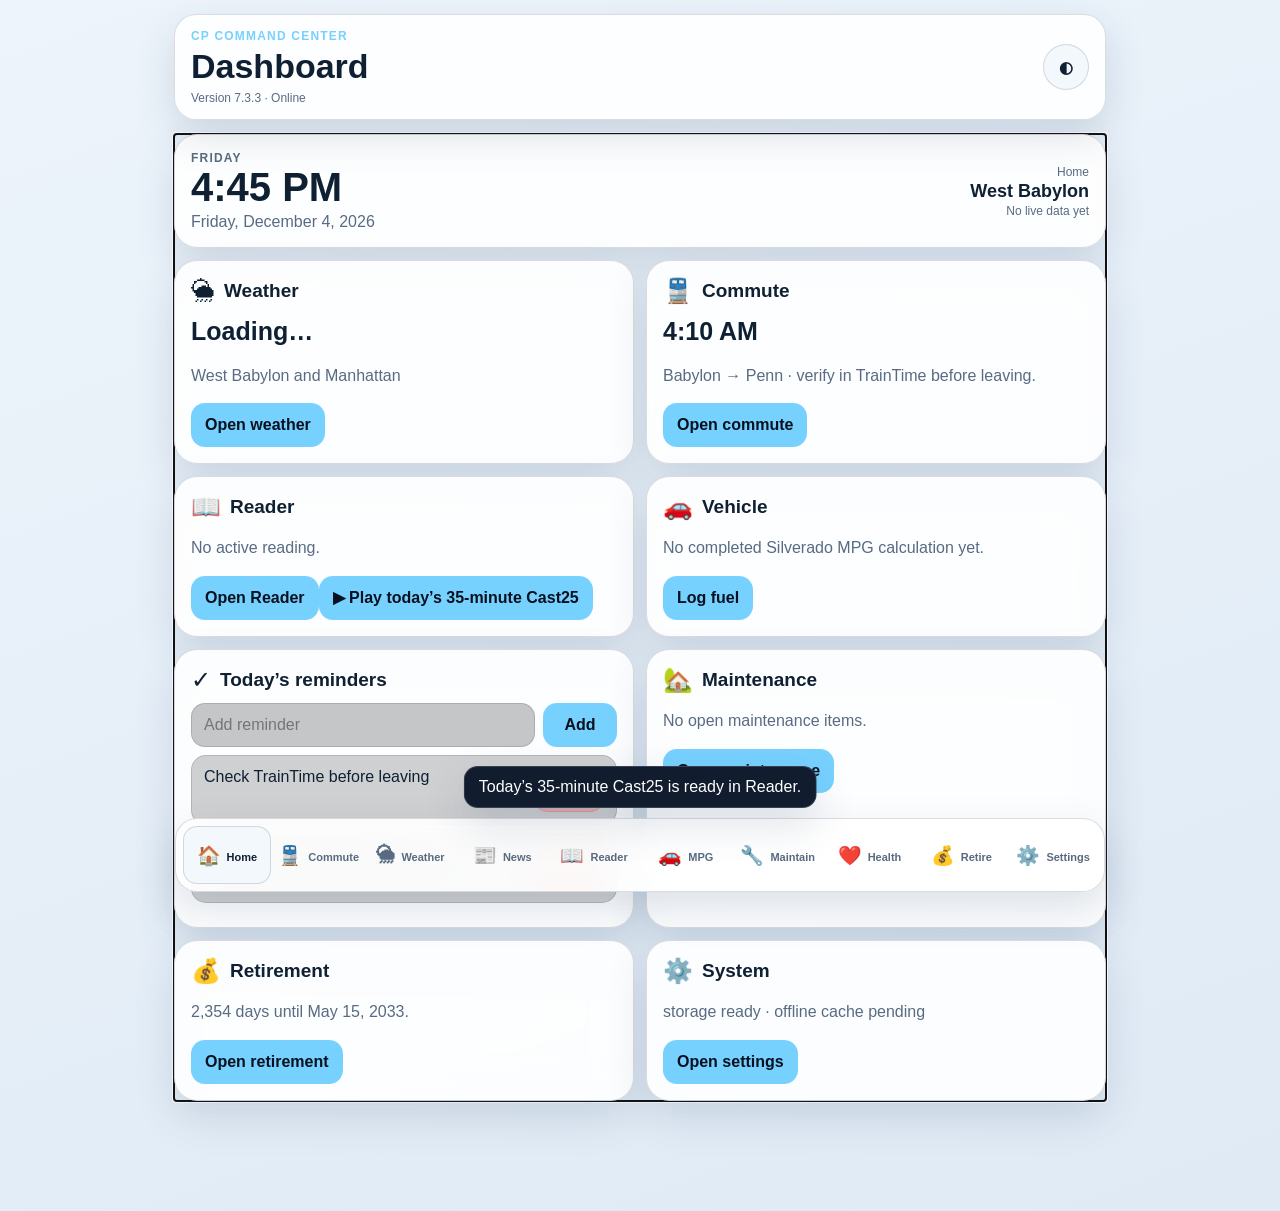
<file: index.html>
<!doctype html>
<html lang="en">
<head>
  <meta charset="utf-8">
  <meta name="viewport" content="width=device-width,initial-scale=1,viewport-fit=cover">
  <meta name="theme-color" content="#08111f">
  <meta name="apple-mobile-web-app-capable" content="yes">
  <meta name="apple-mobile-web-app-status-bar-style" content="black-translucent">
  <meta name="apple-mobile-web-app-title" content="CP Command">
  <meta name="description" content="Paul's private local-first command center for commute, weather, reading, vehicles, maintenance, health, and retirement planning.">
  <title>CP Command Center 7.3.3</title>
  <link rel="manifest" href="manifest-v6.webmanifest?v=7.3.3">
  <link rel="icon" href="icon-v6.svg" type="image/svg+xml">
  <link rel="apple-touch-icon" href="icon-v6.svg">
  <link rel="stylesheet" href="styles-v6.css?v=7.3.3">
</head>
<body>
  <div id="loading" class="loading"><div class="brand-mark">CP</div><div><strong>Command Center</strong><span>Starting 7.3.3</span></div></div>
  <div id="toast" class="toast" role="status" aria-live="polite"></div>

  <div class="app-shell">
    <header class="topbar glass">
      <div>
        <p class="eyebrow">CP Command Center</p>
        <h1 id="screenTitle">Dashboard</h1>
        <p class="build-line">Version 7.3.3 · <span id="networkState">Checking network…</span></p>
      </div>
      <button id="themeToggle" class="icon-button" aria-label="Toggle theme">◐</button>
    </header>

    <main id="app" tabindex="-1">
      <section class="screen active" data-screen="dashboard">
        <div class="page-grid">
          <article class="hero glass span-2">
            <div><p id="todayLabel" class="eyebrow">Today</p><h2 id="clock">--:--</h2><p id="dateLine">--</p></div>
            <div class="hero-side"><span>Home</span><strong>West Babylon</strong><small id="lastRefresh">Not refreshed</small></div>
          </article>
          <article class="card glass"><div class="card-title"><span>🌦</span><h3>Weather</h3></div><p id="dashboardWeather" class="metric">Loading…</p><p id="dashboardWeatherDetail">West Babylon and Manhattan</p><button data-nav-target="weather">Open weather</button></article>
          <article class="card glass"><div class="card-title"><span>🚆</span><h3>Commute</h3></div><p class="metric">4:10 AM</p><p>Babylon → Penn · verify in TrainTime before leaving.</p><button data-nav-target="commute">Open commute</button></article>
          <article class="card glass"><div class="card-title"><span>📖</span><h3>Reader</h3></div><p id="dashboardReader">No active reading.</p><button data-nav-target="reader">Open Reader</button></article>
          <article class="card glass"><div class="card-title"><span>🚗</span><h3>Vehicle</h3></div><p id="dashboardVehicle">No fill-ups saved.</p><button data-nav-target="vehicles">Log fuel</button></article>
          <article class="card glass"><div class="card-title"><span>✓</span><h3>Today’s reminders</h3></div><form id="reminderForm" class="inline-form"><input name="text" maxlength="100" placeholder="Add reminder" required><button>Add</button></form><div id="reminderList"></div></article>
          <article class="card glass"><div class="card-title"><span>🏡</span><h3>Maintenance</h3></div><p id="dashboardMaintenance">No open maintenance items.</p><button data-nav-target="maintenance">Open maintenance</button></article>
          <article class="card glass"><div class="card-title"><span>💰</span><h3>Retirement</h3></div><p id="dashboardRetirement">Target: May 15, 2033</p><button data-nav-target="retirement">Open retirement</button></article>
          <article class="card glass"><div class="card-title"><span>⚙️</span><h3>System</h3></div><p id="dashboardSystem">Checking storage and offline cache…</p><button data-nav-target="settings">Open settings</button></article>
        </div>
      </section>

      <section class="screen" data-screen="commute">
        <div class="page-grid">
          <article class="card glass span-2 highlight"><div class="card-title"><span>🚆</span><h3>Saved LIRR commute</h3></div><div class="trip-grid"><div><small>Morning</small><strong>4:10 AM</strong><span>Babylon → Penn</span></div><div><small>Afternoon</small><strong>2:32 PM</strong><span>Penn → Babylon</span></div><div><small>Later option</small><strong>6:10 PM</strong><span>Penn → Babylon</span></div></div><p class="warning">These are saved reference times, not a live guarantee. Confirm delay, cancellation, track, holiday schedule, and transfers in TrainTime.</p><div class="controls"><a class="button-link" href="https://new.mta.info/traintime" target="_blank" rel="noopener">Open TrainTime</a><a class="button-link secondary" href="https://www.mta.info/alerts" target="_blank" rel="noopener">MTA alerts</a></div></article>
          <article class="card glass"><h3>Commute notes</h3><textarea data-field="commuteNotes" placeholder="Track changes, parking, backup routes…"></textarea></article>
          <article class="card glass"><h3>Weather impact</h3><p id="commuteWeather">Loading conditions…</p></article>
          <article class="card glass span-2"><h3>Backup plan</h3><textarea data-field="commuteBackup" placeholder="Alternative train, drive, subway, contact…"></textarea></article>
        </div>
      </section>

      <section class="screen" data-screen="weather">
        <div class="page-grid">
          <article class="hero glass span-2"><div><p class="eyebrow">Live weather</p><h2 id="weatherHero">Loading…</h2><p id="weatherHeroDetail">Open-Meteo data</p></div><button id="refreshWeather">Refresh</button></article>
          <article class="card glass"><h3>West Babylon</h3><div id="westBabylonWeather" class="weather-block">Loading…</div></article>
          <article class="card glass"><h3>Hell’s Kitchen</h3><div id="nycWeather" class="weather-block">Loading…</div></article>
          <article class="card glass span-2"><h3>Hourly commute window</h3><div id="hourlyWeather" class="hourly-strip">Loading…</div></article>
          <article class="card glass span-2"><h3>3-day outlook</h3><div id="dailyWeather" class="daily-grid">Loading…</div></article>
          <article class="card glass span-2 warning-card"><h3>Safety note</h3><p>Weather data can lag or fail. For warnings and emergencies, use the National Weather Service and local alerts.</p><a class="button-link secondary" href="https://www.weather.gov/okx/" target="_blank" rel="noopener">NWS New York</a></article>
        </div>
      </section>

      <section class="screen" data-screen="news">
        <div class="page-grid">
          <article class="card glass span-2"><div class="card-title"><span>📰</span><h3>News launchpad</h3></div><p id="newsStatus">Refresh to request current RSS headlines. Source buttons always work if a feed is blocked.</p><div class="controls"><button id="refreshNews">Refresh headlines</button><button id="sendNewsToReader" class="secondary">Send digest to Reader</button></div></article>
          <article class="card glass span-2"><h3>Long Island / NYC / MTA</h3><div id="localNewsFeed" class="news-list"></div><div class="source-links"><a href="https://longisland.news12.com/" target="_blank" rel="noopener">News 12 Long Island</a><a href="https://www.mta.info/" target="_blank" rel="noopener">MTA</a><a href="https://abc7ny.com/" target="_blank" rel="noopener">ABC7NY</a></div></article>
          <article class="card glass"><h3>AI & technology</h3><div id="aiNewsFeed" class="news-list"></div></article>
          <article class="card glass"><h3>Markets & retirement</h3><div id="marketNewsFeed" class="news-list"></div></article>
          <article class="card glass span-2"><h3>National & world</h3><div id="worldNewsFeed" class="news-list"></div></article>
        </div>
      </section>

      <section class="screen reader-screen" data-screen="reader">
        <div class="reader-toolbar glass"><input id="readerTitle" placeholder="Reading title"><label class="file-button">Import text<input id="readerImport" type="file" accept=".txt,text/plain"></label><button id="saveReading">Save</button><button id="favoriteReading">☆</button><button id="newReading" class="secondary">New</button></div>
        <div class="reader-layout">
          <aside class="card glass reader-library"><h3>Categories</h3><div id="readerCategories" class="category-grid"></div><h3>Saved</h3><div id="readingLibrary"></div></aside>
          <article class="card glass reader-main"><textarea id="readerText" class="reader-editor" placeholder="Paste a Cast25 report, story, article, or notes here."></textarea><div class="reader-meta"><span id="readerSection">Section 0 of 0</span><span id="readerTime">0 min</span></div><progress id="readerProgress" value="0" max="100"></progress><div class="controls"><button id="readerPlay">▶ Play</button><button id="readerTestVoice" class="secondary">Test voice</button><button id="readerPause" class="secondary">⏸ Pause</button><button id="readerResume" class="secondary">▶ Resume</button><button id="readerStop" class="danger">■ Stop</button><button id="readerRestart" class="secondary">↺ Restart</button></div><div class="settings-row neural-settings"><label>Reader engine<select id="readerEngine"><option value="neural">Free neural — clearest</option><option value="system">Device voice — compatible</option></select></label><label>Speed<select id="readerRate"><option value="0.85">0.85</option><option value="0.9">0.90</option><option value="0.93" selected>0.93</option><option value="0.96">0.96</option><option value="1">1.00</option><option value="1.1">1.10</option></select></label><label>Voice<select id="readerVoice"></select></label><label><input id="readerLarge" type="checkbox"> Large text</label></div><p id="readerDownloadNote" class="reader-download-note">The free neural voice downloads about 120 MB once, then runs privately on this device. Wi-Fi is recommended. No fee or API key.</p><p id="readerStatus" class="muted" aria-live="polite">Reader ready.</p></article>
        </div>
      </section>

      <section class="screen" data-screen="vehicles">
        <div class="page-grid">
          <article class="card glass span-2"><div class="card-title"><span>⛽</span><h3>MPG / fuel tracker</h3></div><form id="fuelForm" class="form-grid"><select name="vehicle" id="fuelVehicle" required><option>2021 Chevy Silverado RST</option><option>2007 Honda Civic</option></select><input name="date" id="fuelDate" type="date" required><input name="odometer" type="number" step="0.1" inputmode="decimal" placeholder="Current odometer" required><input name="gallons" type="number" step="0.001" inputmode="decimal" placeholder="Gallons filled" required><input name="totalPaid" type="number" step="0.01" inputmode="decimal" placeholder="Total paid, example 52.80" required><button id="fuelSubmit">Save fuel entry</button><button type="button" id="cancelFuelEdit" class="secondary hidden">Cancel edit</button></form><p class="muted">Miles driven is calculated from the previous odometer. Price per gallon and cost per mile are calculated automatically.</p></article>
          <article class="card glass"><h3>Vehicle summary</h3><select id="vehicleFilter"><option>2021 Chevy Silverado RST</option><option>2007 Honda Civic</option></select><div id="fuelStats" class="stats-grid"></div></article>
          <article class="card glass"><h3>Actions</h3><div class="stack"><button id="duplicateFuel">Duplicate last entry</button><button id="exportFuelCsv" class="secondary">Export CSV</button><button id="exportFuelJson" class="secondary">Export JSON</button><label class="file-button full">Import JSON<input id="importFuelJson" type="file" accept="application/json"></label></div></article>
          <article class="card glass span-2"><h3>Fuel history</h3><div id="fuelHistory" class="table-wrap"></div></article>
        </div>
      </section>

      <section class="screen" data-screen="maintenance">
        <div class="page-grid">
          <article class="card glass span-2"><h3>Home / vehicle / work maintenance</h3><form id="maintenanceForm" class="form-grid"><select name="area"><option>Home</option><option>Silverado</option><option>Civic</option><option>Work</option><option>Seasonal</option></select><input name="task" maxlength="120" placeholder="Task" required><input name="due" type="date"><select name="priority"><option>High</option><option selected>Medium</option><option>Low</option></select><textarea name="notes" placeholder="Parts, measurements, observations…"></textarea><button>Save item</button></form></article>
          <article class="card glass span-2"><div class="card-title"><h3>Open items</h3><button id="showCompletedMaintenance" class="secondary">Show completed</button></div><div id="maintenanceList"></div></article>
        </div>
      </section>

      <section class="screen" data-screen="health">
        <div class="page-grid">
          <article class="card glass span-2"><h3>Manual health log</h3><form id="healthForm" class="form-grid"><input name="date" type="date" required><input name="bp" placeholder="Blood pressure, e.g. 120/80"><input name="weight" type="number" step="0.1" placeholder="Weight"><input name="sleep" type="number" step="0.1" placeholder="Sleep hours"><input name="recovery" type="number" min="0" max="100" placeholder="Recovery %"><input name="heartRate" type="number" placeholder="Heart rate"><input name="glucose" type="number" placeholder="Glucose"><textarea name="notes" placeholder="Symptoms, medication, exercise, context…"></textarea><button>Save health entry</button></form></article>
          <article class="card glass"><h3>Latest</h3><p id="healthLatest">No entries.</p></article>
          <article class="card glass"><h3>Important</h3><p>This is a personal log, not diagnosis or emergency monitoring.</p></article>
          <article class="card glass span-2"><h3>History</h3><div id="healthHistory"></div></article>
        </div>
      </section>

      <section class="screen" data-screen="retirement">
        <div class="page-grid">
          <article class="card glass span-2"><h3>Retirement snapshot</h3><form id="retirementForm" class="form-grid"><input name="date" type="date" required><input name="k401" type="number" step="0.01" placeholder="401(k) balance"><input name="b457" type="number" step="0.01" placeholder="457(b) balance"><input name="pension" type="number" step="0.01" placeholder="Estimated annual pension"><input name="monthlyContribution" type="number" step="0.01" placeholder="Monthly contributions"><input name="cash" type="number" step="0.01" placeholder="Cash / emergency savings"><button>Save snapshot</button></form></article>
          <article class="card glass"><h3>Target</h3><input id="retirementTarget" type="date" value="2033-05-15"><p id="retirementCountdown"></p></article>
          <article class="card glass"><h3>Latest totals</h3><div id="retirementStats" class="stats-grid"></div></article>
          <article class="card glass span-2"><h3>History</h3><div id="retirementHistory"></div></article>
        </div>
      </section>

      <section class="screen" data-screen="settings">
        <div class="page-grid">
          <article class="card glass"><h3>Appearance</h3><select id="themeSelect"><option value="auto">Automatic</option><option value="dark">Dark</option><option value="light">Light</option></select></article>
          <article class="card glass"><h3>Install</h3><button id="installButton">Install app</button><p id="installHelp" class="muted">On iPhone: Share → Add to Home Screen.</p></article>
          <article class="card glass span-2"><h3>Backup all data</h3><div class="controls"><button id="exportAll">Export JSON</button><label class="file-button">Import JSON<input id="importAll" type="file" accept="application/json"></label><button id="resetAll" class="danger">Reset all data</button></div></article>
          <article class="card glass span-2"><h3>Build status</h3><dl id="buildStatus" class="status-list"></dl></article>
        </div>
      </section>
    </main>

    <nav class="bottom-nav glass" aria-label="Primary navigation">
      <button class="active" data-nav="dashboard"><span>🏠</span><b>Home</b></button>
      <button data-nav="commute"><span>🚆</span><b>Commute</b></button>
      <button data-nav="weather"><span>🌦</span><b>Weather</b></button>
      <button data-nav="news"><span>📰</span><b>News</b></button>
      <button data-nav="reader"><span>📖</span><b>Reader</b></button>
      <button data-nav="vehicles"><span>🚗</span><b>MPG</b></button>
      <button data-nav="maintenance"><span>🔧</span><b>Maintain</b></button>
      <button data-nav="health"><span>❤️</span><b>Health</b></button>
      <button data-nav="retirement"><span>💰</span><b>Retire</b></button>
      <button data-nav="settings"><span>⚙️</span><b>Settings</b></button>
    </nav>
  </div>

  <script src="app-core-base-v6.js?v=7.3.3" defer></script>
  <script src="app-core-ui-v6.js?v=7.3.3" defer></script>
  <script src="app-data-v6.js?v=7.3.3" defer></script>
  <script src="app-live-v6.js?v=7.3.3" defer></script>
  <script src="cast25-built-in.js?v=2026-07-11-1" defer></script>
</body>
</html>
</file>
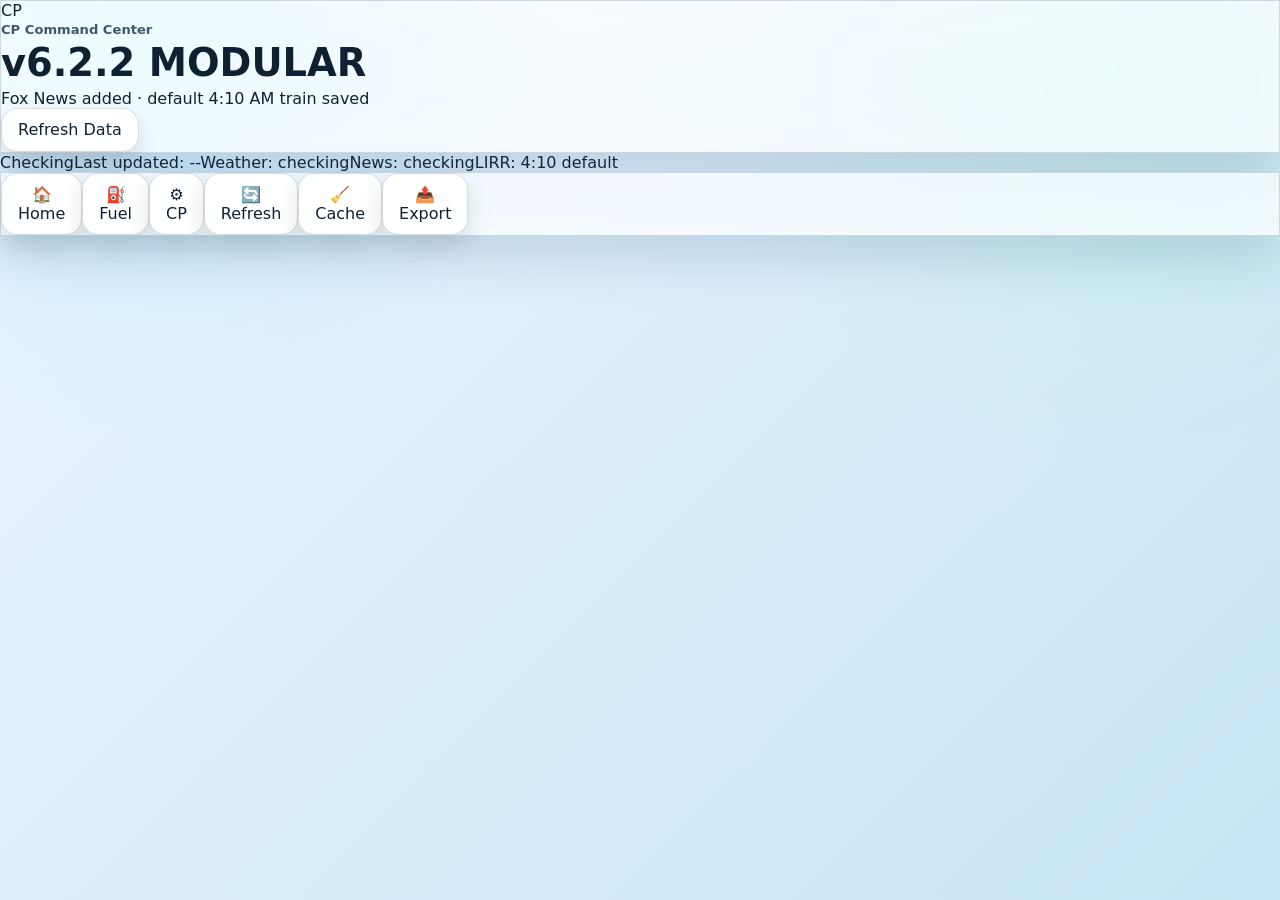
<file: modular.html>
<!doctype html>
<html lang="en">
<head>
<meta charset="utf-8">
<meta name="viewport" content="width=device-width,initial-scale=1,viewport-fit=cover">
<meta name="theme-color" content="#08111f">
<meta name="apple-mobile-web-app-capable" content="yes">
<meta name="apple-mobile-web-app-status-bar-style" content="black-translucent">
<meta name="apple-mobile-web-app-title" content="CP Command">
<title>CP Command Center v6.2.2 MODULAR</title>
<link rel="stylesheet" href="./styles.css?v=6.2.2-modular">
<link rel="icon" href="./assets/cp-icon.svg?v=6.2.2-modular">
<link rel="apple-touch-icon" href="./assets/cp-icon.svg?v=6.2.2-modular">
</head>
<body>
<div class="app">
<header class="top glass"><div class="brand"><div class="logo">CP</div><div><p class="eyebrow">CP Command Center</p><h1>v6.2.2 MODULAR</h1><div class="sub">Fox News added · default 4:10 AM train saved</div></div></div><button id="refresh">Refresh Data</button></header>
<div class="statusbar"><span class="pill" id="onlinePill">Checking</span><span class="pill" id="updatedPill">Last updated: --</span><span class="pill" id="weatherPill">Weather: checking</span><span class="pill" id="newsPill">News: checking</span><span class="pill warn" id="lirrPill">LIRR: 4:10 default</span></div>
<main>
<section class="screen active" id="dashboard"><div class="grid"><article class="hero glass"><p class="eyebrow" id="todayLabel">Today</p><p class="metric big" id="clock">--:--</p><p class="muted" id="dateLine">--</p></article><article class="card glass"><h2 class="title"><span class="badge">🌦</span>Weather</h2><p class="metric" id="weatherMetric">Loading…</p><p id="weatherDetail" class="muted">Connecting to Open-Meteo.</p><div id="forecastBox" class="muted"></div></article><article class="card glass"><h2 class="title"><span class="badge">🚆</span>LIRR</h2><p class="metric">4:10 AM Babylon → Penn Station</p><div class="trainbox"><b>Typical train:</b><br>Babylon Station 4:10 AM → Penn Station<br><span class="muted">Default recommendation unless delays/cancellations are found.</span></div><p class="muted" id="lirrStatus">Embedded LIRR data still needs an MTA backend. Use official MTA TrainTime for live platform, track, and delay status.</p><button id="openMta">Open MTA TrainTime</button></article><article class="card glass"><h2 class="title"><span class="badge">📈</span>Markets</h2><div id="marketBox" class="muted">Loading market data…</div></article><article class="card glass"><h2 class="title"><span class="badge">⛽</span>Fuel Snapshot</h2><p class="metric" id="fuelDash">No fill-ups yet.</p><p class="muted">Tap Fuel to calculate MPG.</p></article><article class="card glass"><h2 class="title"><span class="badge">🧠</span>CP Intelligence</h2><p class="metric" id="cpInsight">Ready</p><p class="muted" id="cpInsightDetail">Fuel trends appear after several fill-ups.</p></article><article class="card glass span"><h2 class="title"><span class="badge">📰</span>News</h2><div id="newsBox" class="muted">Loading headlines…</div></article></div></section>
<section class="screen" id="fuel"><div class="grid"><article class="card glass span"><h2 class="title"><span class="badge">⛽</span>Fuel Tracker — Calculates MPG</h2><form id="fuelForm" class="form"><select name="vehicle" id="vehicle"><option>2021 Chevy Silverado RST</option><option>2007 Honda Civic</option></select><input name="previousOdometer" id="previousOdometer" type="number" inputmode="numeric" placeholder="Previous odometer"><input name="odometer" id="odometer" type="number" inputmode="numeric" placeholder="Current odometer" required><input name="gallons" type="number" inputmode="decimal" step="0.001" placeholder="Gallons added" required><input name="price" type="number" inputmode="decimal" step="0.01" placeholder="Total price paid" required><button>Calculate + Save</button></form><p class="muted">Previous odometer auto-fills after the first saved fill-up. First use: enter it once.</p><div class="resultbox" id="resultBox"><p id="fuelResult" class="metric">No calculation yet.</p><p id="fuelExplain" class="muted">Calculates miles driven, MPG, and cost per mile.</p></div></article><article class="card glass"><h2 class="title"><span class="badge">🚗</span>Vehicle Memory</h2><div id="vehicleMemory" class="muted"></div></article><article class="card glass"><h2 class="title"><span class="badge">📋</span>Fuel History</h2><div id="fuelHistory" class="muted"></div></article></div></section>
<section class="screen" id="diagnostics"><div class="grid"><article class="card glass span"><h2 class="title"><span class="badge">🧪</span>Diagnostics</h2><div id="diag"></div></article></div></section>
</main></div>
<nav class="nav glass"><button data-screen="dashboard" class="active">🏠<br>Home</button><button data-screen="fuel">⛽<br>Fuel</button><button data-screen="diagnostics">⚙️<br>CP</button><button id="refresh2">🔄<br>Refresh</button><button id="clearCache">🧹<br>Cache</button><button id="exportBtn">📤<br>Export</button></nav>
<script src="./app.js?v=6.2.2-modular" defer></script>
</body>
</html>
</file>
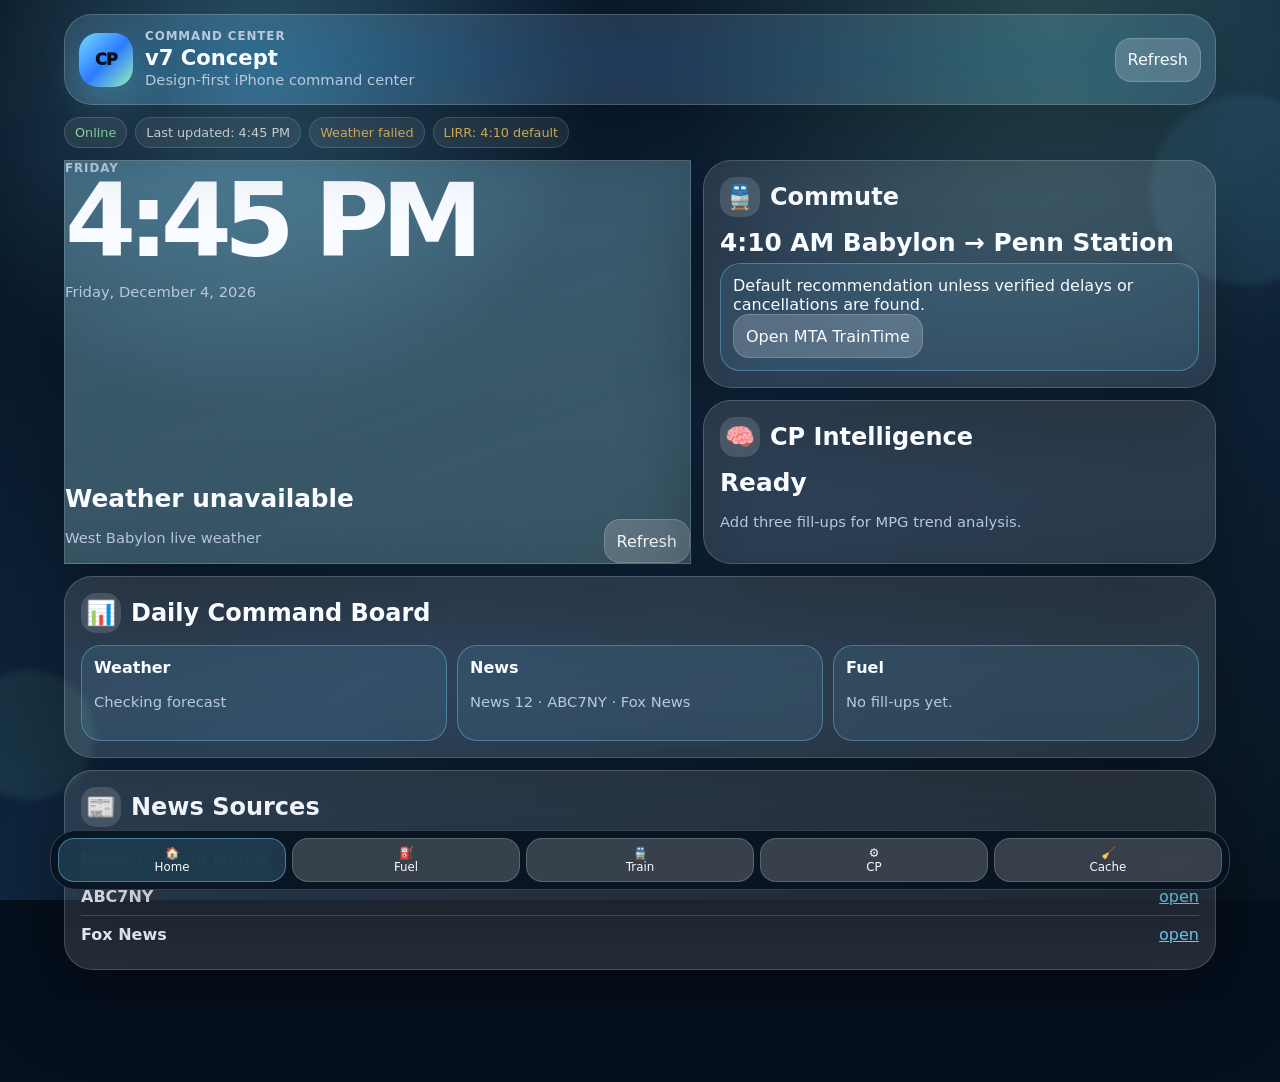
<file: v7-concept.html>
<!doctype html>
<html lang="en">
<head>
<meta charset="utf-8">
<meta name="viewport" content="width=device-width,initial-scale=1,viewport-fit=cover">
<meta name="theme-color" content="#06111f">
<meta name="apple-mobile-web-app-capable" content="yes">
<meta name="apple-mobile-web-app-status-bar-style" content="black-translucent">
<meta name="apple-mobile-web-app-title" content="CP Command">
<title>CP Command Center v7 Concept</title>
<style>
:root{color-scheme:dark;--bg:#06111f;--glass:rgba(255,255,255,.12);--glass2:rgba(255,255,255,.19);--line:rgba(255,255,255,.18);--text:#f8fbff;--muted:#b9c8dc;--blue:#75d9ff;--green:#9af2b6;--warn:#ffd166;--bad:#ff7b7b;--shadow:0 28px 80px rgba(0,0,0,.35);--radius:28px}*{box-sizing:border-box}body{margin:0;min-height:100vh;font-family:-apple-system,BlinkMacSystemFont,"SF Pro Display","Segoe UI",system-ui,sans-serif;color:var(--text);background:#06111f;overflow-x:hidden}.sky{position:fixed;inset:0;background:radial-gradient(circle at 20% 8%,rgba(117,217,255,.34),transparent 26%),radial-gradient(circle at 82% 4%,rgba(154,242,182,.20),transparent 28%),linear-gradient(145deg,#06111f,#102842 52%,#091522)}.sky:before,.sky:after{content:"";position:absolute;border-radius:50%;filter:blur(3px);opacity:.5}.sky:before{width:190px;height:190px;right:-60px;top:95px;background:rgba(117,217,255,.18);animation:drift 9s ease-in-out infinite}.sky:after{width:130px;height:130px;left:-35px;bottom:100px;background:rgba(154,242,182,.16);animation:drift 12s ease-in-out infinite reverse}@keyframes drift{50%{transform:translate3d(18px,-22px,0)}}.app{position:relative;z-index:1;max-width:1180px;margin:auto;padding:calc(env(safe-area-inset-top) + 14px) 14px 112px}.glass{border:1px solid var(--line);background:var(--glass);box-shadow:var(--shadow);backdrop-filter:blur(26px) saturate(170%);-webkit-backdrop-filter:blur(26px) saturate(170%)}.top{position:sticky;top:max(10px,env(safe-area-inset-top));z-index:10;border-radius:var(--radius);padding:14px;display:flex;align-items:center;justify-content:space-between;gap:12px}.brand{display:flex;gap:12px;align-items:center}.logo{width:54px;height:54px;border-radius:19px;background:linear-gradient(135deg,#75d9ff,#2c7dff 52%,#9af2b6);display:grid;place-items:center;color:#06111f;font-weight:950;letter-spacing:-.05em;box-shadow:0 18px 40px rgba(117,217,255,.25)}.eyebrow{margin:0;color:var(--muted);font-size:.74rem;font-weight:850;letter-spacing:.08em;text-transform:uppercase}h1{margin:.1rem 0 0;font-size:1.32rem}button,input,select{font:inherit}button{min-height:44px;border:1px solid var(--line);border-radius:16px;background:var(--glass2);color:var(--text);padding:9px 12px}input,select{width:100%;min-height:48px;border:1px solid var(--line);border-radius:16px;background:rgba(255,255,255,.09);color:var(--text);padding:10px}.sub,.muted{color:var(--muted);font-size:.92rem;line-height:1.42}.status{display:flex;gap:8px;flex-wrap:wrap;margin:12px 0}.pill{border:1px solid var(--line);background:rgba(255,255,255,.09);border-radius:999px;padding:7px 10px;font-size:.8rem}.ok{color:var(--green)}.warn{color:var(--warn)}.grid{display:grid;grid-template-columns:1.1fr .9fr;gap:12px}.card{border-radius:var(--radius);padding:16px}.hero{min-height:300px;display:flex;flex-direction:column;justify-content:space-between;background:linear-gradient(160deg,rgba(117,217,255,.25),rgba(154,242,182,.10)),var(--glass)}.hero-time{font-size:clamp(3.4rem,16vw,6.4rem);line-height:.9;font-weight:900;letter-spacing:-.08em}.hero-row{display:flex;justify-content:space-between;gap:12px;align-items:flex-end}.metric{font-size:1.55rem;line-height:1.12;font-weight:850;margin:0 0 6px}.section-title{display:flex;gap:10px;align-items:center;margin:0 0 12px}.badge{width:40px;height:40px;border-radius:15px;background:rgba(255,255,255,.14);display:grid;place-items:center}.stack{display:grid;gap:12px}.wide{grid-column:span 2}.mini-grid{display:grid;grid-template-columns:repeat(3,1fr);gap:10px}.trainbox,.resultbox,.sourcebox{border:1px solid rgba(117,217,255,.35);background:rgba(117,217,255,.10);border-radius:20px;padding:12px}.resultbox{border-color:rgba(154,242,182,.35);background:rgba(154,242,182,.10)}.warnbox{border-color:rgba(255,209,102,.4);background:rgba(255,209,102,.12)}.row{display:flex;justify-content:space-between;gap:12px;border-top:1px solid var(--line);padding:9px 0}.link{color:var(--blue)}.form{display:grid;grid-template-columns:repeat(5,1fr);gap:8px}.screen{display:none}.screen.active{display:block;animation:rise .22s ease both}@keyframes rise{from{opacity:0;transform:translateY(8px)}to{opacity:1;transform:none}}.nav{position:fixed;z-index:20;left:10px;right:10px;bottom:10px;max-width:1180px;margin:auto;display:grid;grid-template-columns:repeat(5,1fr);gap:6px;border:1px solid var(--line);border-radius:26px;padding:7px;background:rgba(6,17,31,.90);backdrop-filter:blur(24px);-webkit-backdrop-filter:blur(24px)}.nav button{font-size:.74rem;padding:7px 5px;box-shadow:none}.nav button.active{border-color:rgba(117,217,255,.45);background:rgba(117,217,255,.18)}@media(max-width:860px){.grid{grid-template-columns:1fr}.wide{grid-column:auto}.mini-grid{grid-template-columns:1fr}.form{grid-template-columns:1fr}.top>button{display:none}.hero{min-height:260px}.nav{grid-template-columns:repeat(5,1fr)}}
</style>
</head>
<body>
<div class="sky"></div>
<div class="app">
<header class="top glass"><div class="brand"><div class="logo">CP</div><div><p class="eyebrow">Command Center</p><h1>v7 Concept</h1><div class="sub">Design-first iPhone command center</div></div></div><button id="refresh">Refresh</button></header>
<div class="status"><span class="pill ok" id="onlinePill">Online</span><span class="pill" id="updatedPill">Last updated: --</span><span class="pill" id="weatherPill">Weather</span><span class="pill warn">LIRR: 4:10 default</span></div>
<main>
<section class="screen active" id="home"><div class="grid"><article class="hero glass"><div><p class="eyebrow" id="todayLabel">Today</p><div class="hero-time" id="clock">--:--</div><p class="muted" id="dateLine">--</p></div><div class="hero-row"><div><p class="metric" id="weatherMetric">Weather loading</p><p class="muted" id="weatherDetail">West Babylon live weather</p></div><button id="refresh2">Refresh</button></div></article><div class="stack"><article class="card glass"><h2 class="section-title"><span class="badge">🚆</span>Commute</h2><p class="metric">4:10 AM Babylon → Penn Station</p><div class="trainbox">Default recommendation unless verified delays or cancellations are found.<br><button id="openMta">Open MTA TrainTime</button></div></article><article class="card glass"><h2 class="section-title"><span class="badge">🧠</span>CP Intelligence</h2><p class="metric" id="cpInsight">Ready</p><p class="muted" id="cpInsightDetail">Add three fill-ups for MPG trend analysis.</p></article></div><article class="card glass wide"><h2 class="section-title"><span class="badge">📊</span>Daily Command Board</h2><div class="mini-grid"><div class="sourcebox"><b>Weather</b><p class="muted" id="forecastBox">Checking forecast</p></div><div class="sourcebox"><b>News</b><p class="muted">News 12 · ABC7NY · Fox News</p></div><div class="sourcebox"><b>Fuel</b><p class="muted" id="fuelDash">No fill-ups yet.</p></div></div></article><article class="card glass wide"><h2 class="section-title"><span class="badge">📰</span>News Sources</h2><div id="newsBox"><div class="row"><b>News 12 Long Island</b><a class="link" href="https://longisland.news12.com/" target="_blank">open</a></div><div class="row"><b>ABC7NY</b><a class="link" href="https://abc7ny.com/" target="_blank">open</a></div><div class="row"><b>Fox News</b><a class="link" href="https://www.foxnews.com/" target="_blank">open</a></div></div></article></div></section>
<section class="screen" id="fuel"><div class="grid"><article class="card glass wide"><h2 class="section-title"><span class="badge">⛽</span>Fuel Tracker</h2><form id="fuelForm" class="form"><select name="vehicle" id="vehicle"><option>2021 Chevy Silverado RST</option><option>2007 Honda Civic</option></select><input name="previousOdometer" id="previousOdometer" type="number" inputmode="numeric" placeholder="Previous odometer"><input name="odometer" id="odometer" type="number" inputmode="numeric" placeholder="Current odometer" required><input name="gallons" type="number" inputmode="decimal" step="0.001" placeholder="Gallons" required><input name="price" type="number" inputmode="decimal" step="0.01" placeholder="Total paid" required><button>Calculate</button></form><div class="resultbox" id="resultBox"><p id="fuelResult" class="metric">No calculation yet.</p><p id="fuelExplain" class="muted">Enter previous once. The app remembers it after each fill-up.</p></div></article><article class="card glass"><h2 class="section-title"><span class="badge">🚗</span>Vehicle Memory</h2><div id="vehicleMemory" class="muted"></div></article><article class="card glass"><h2 class="section-title"><span class="badge">📋</span>History</h2><div id="fuelHistory" class="muted"></div></article></div></section>
<section class="screen" id="commute"><div class="grid"><article class="card glass wide"><h2 class="section-title"><span class="badge">🚆</span>Typical Train</h2><p class="metric">4:10 AM Babylon → Penn Station</p><p class="muted">This is your default train. The app should only recommend another train when the 4:10 has a verified issue.</p><button id="openMta2">Open MTA TrainTime</button></article></div></section>
<section class="screen" id="cp"><div class="grid"><article class="card glass wide"><h2 class="section-title"><span class="badge">⚙️</span>Diagnostics</h2><div id="diag"></div></article></div></section>
</main></div>
<nav class="nav glass"><button data-screen="home" class="active">🏠<br>Home</button><button data-screen="fuel">⛽<br>Fuel</button><button data-screen="commute">🚆<br>Train</button><button data-screen="cp">⚙️<br>CP</button><button id="cacheBtn">🧹<br>Cache</button></nav>
<script>
const STORE='cpCommandCenter.v7';let state=load();const $=s=>document.querySelector(s),$$=s=>Array.from(document.querySelectorAll(s));function load(){try{return JSON.parse(localStorage.getItem(STORE))||{fuel:[],lastOdo:{}}}catch{return{fuel:[],lastOdo:{}}}}function save(){localStorage.setItem(STORE,JSON.stringify(state))}function clock(){const d=new Date();$('#clock').textContent=d.toLocaleTimeString([],{hour:'numeric',minute:'2-digit'});$('#dateLine').textContent=d.toLocaleDateString([],{weekday:'long',month:'long',day:'numeric',year:'numeric'});$('#todayLabel').textContent=d.toLocaleDateString([],{weekday:'long'});$('#updatedPill').textContent='Last updated: '+d.toLocaleTimeString([],{hour:'numeric',minute:'2-digit'})}async function weather(){try{const r=await fetch('https://api.open-meteo.com/v1/forecast?latitude=40.7182&longitude=-73.3543&current=temperature_2m,apparent_temperature,rain,snowfall,wind_speed_10m&daily=temperature_2m_max,temperature_2m_min,precipitation_probability_max&temperature_unit=fahrenheit&wind_speed_unit=mph&timezone=America%2FNew_York',{cache:'no-store'});const j=await r.json(),c=j.current,d=j.daily;$('#weatherMetric').textContent=Math.round(c.temperature_2m)+'°F · feels '+Math.round(c.apparent_temperature)+'°';$('#weatherDetail').textContent='Wind '+Math.round(c.wind_speed_10m)+' mph · rain '+(c.rain??0)+' · snow '+(c.snowfall??0);$('#forecastBox').textContent=d&&d.time?'Today '+Math.round(d.temperature_2m_min[0])+'° / '+Math.round(d.temperature_2m_max[0])+'° · rain '+d.precipitation_probability_max[0]+'%':'Forecast unavailable';$('#weatherPill').textContent='Weather connected';$('#weatherPill').className='pill ok'}catch{$('#weatherMetric').textContent='Weather unavailable';$('#weatherPill').textContent='Weather failed';$('#weatherPill').className='pill warn'}}function syncPreviousOdo(){const v=$('#vehicle').value,s=state.lastOdo[v];$('#previousOdometer').value=s?String(s):'';renderFuel()}function saveFuel(e){e.preventDefault();const d=Object.fromEntries(new FormData(e.target)),v=d.vehicle,prev=Number(d.previousOdometer||state.lastOdo[v]||0),odo=Number(d.odometer),gal=Number(d.gallons),price=Number(d.price);$('#resultBox').classList.remove('warnbox');if(!prev)return warn('Previous odometer required once','Enter the last odometer one time.');if(odo<=prev)return warn('Current odometer must be higher','Previous '+prev+' · Current '+odo);if(gal<=0)return warn('Gallons invalid','Gallons must be more than zero.');const miles=odo-prev,mpg=miles/gal,cpm=price/miles;state.lastOdo[v]=odo;state.fuel.unshift({vehicle:v,previous:prev,odometer:odo,gallons:gal,price,miles,mpg,cpm,date:new Date().toLocaleString()});save();e.target.reset();$('#vehicle').value=v;syncPreviousOdo();$('#fuelResult').textContent=v+': '+miles.toFixed(0)+' miles · '+mpg.toFixed(1)+' MPG';$('#fuelExplain').textContent='Cost per mile $'+cpm.toFixed(2)+' · '+prev+' → '+odo}function warn(t,m){$('#resultBox').classList.add('warnbox');$('#fuelResult').textContent=t;$('#fuelExplain').textContent=m}function renderFuel(){const latest=state.fuel[0];$('#fuelDash').textContent=latest?latest.vehicle+': '+latest.mpg.toFixed(1)+' MPG':'No fill-ups yet.';$('#vehicleMemory').innerHTML=Object.keys(state.lastOdo).length?Object.entries(state.lastOdo).map(([v,o])=>'<div class="row"><b>'+v+'</b><span>'+o+'</span></div>').join(''):'No odometer saved yet.';$('#fuelHistory').innerHTML=state.fuel.slice(0,8).map(f=>'<p><b>'+f.vehicle+'</b><br>'+f.date+'<br>'+f.previous+' → '+f.odometer+' = '+f.miles.toFixed(0)+' miles<br>'+f.gallons+' gal · '+f.mpg.toFixed(1)+' MPG</p>').join('')||'No history yet.';if(state.fuel.length>=3){const items=state.fuel.slice(0,3),avg=items.reduce((a,b)=>a+b.mpg,0)/items.length;$('#cpInsight').textContent='Trend ready';$('#cpInsightDetail').textContent='Last 3-fill average: '+avg.toFixed(1)+' MPG.'}$('#diag').innerHTML='<div class="row"><b>Version</b><span>v7 Concept</span></div><div class="row"><b>Default train</b><span>4:10 AM Babylon → Penn Station</span></div><div class="row"><b>Fuel entries</b><span>'+state.fuel.length+'</span></div>'}function nav(){ $$('[data-screen]').forEach(b=>b.onclick=()=>{$$('.screen').forEach(s=>s.classList.remove('active'));$$('[data-screen]').forEach(x=>x.classList.remove('active'));$('#'+b.dataset.screen).classList.add('active');b.classList.add('active'); if(b.dataset.screen==='fuel')syncPreviousOdo(); renderFuel();});}function boot(){clock();setInterval(clock,1000);weather();renderFuel();nav();$('#fuelForm').onsubmit=saveFuel;$('#vehicle').onchange=syncPreviousOdo;$('#refresh').onclick=weather;$('#refresh2').onclick=weather;$('#openMta').onclick=()=>window.open('https://new.mta.info/schedules/long-island-rail-road','_blank');$('#openMta2').onclick=$('#openMta').onclick;$('#cacheBtn').onclick=async()=>{if('caches'in window){const keys=await caches.keys();await Promise.all(keys.map(k=>caches.delete(k)))}alert('Cache cleared. Reload.')}}document.addEventListener('DOMContentLoaded',boot);
</script>
</body>
</html>
</file>
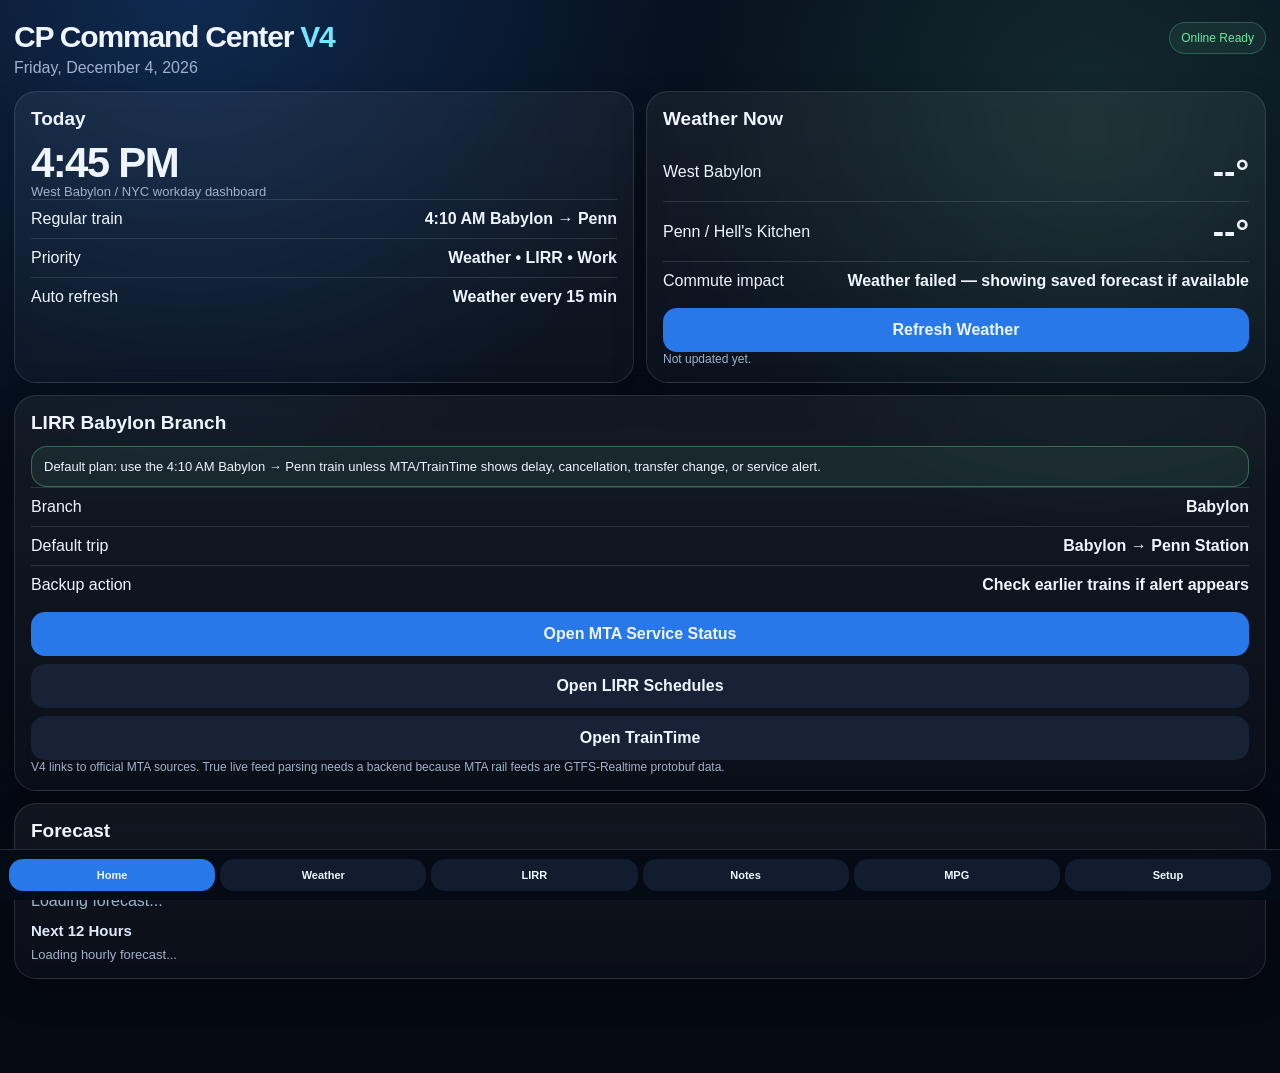
<file: version 4.html>
<!doctype html>
<html lang="en">
<head>
  <meta charset="utf-8" />
  <meta name="viewport" content="width=device-width,initial-scale=1,viewport-fit=cover" />
  <meta name="theme-color" content="#07111f" />
  <meta name="apple-mobile-web-app-capable" content="yes" />
  <meta name="apple-mobile-web-app-status-bar-style" content="black-translucent" />
  <meta name="apple-mobile-web-app-title" content="CP Center" />
  <title>CP Command Center V4</title>
  <link rel="manifest" href="manifest.json" />
  <style>
    :root{--bg:#07111f;--panel:#101c2e;--panel2:#0b1526;--text:#eef5ff;--muted:#9fb1cc;--line:rgba(255,255,255,.12);--blue:#2878ea;--green:#6ee7a0;--yellow:#ffd166;--red:#ff6b6b;--cyan:#75e6ff;--purple:#b69cff}
    *{box-sizing:border-box} body{margin:0;font-family:-apple-system,BlinkMacSystemFont,"Segoe UI",Roboto,Arial,sans-serif;color:var(--text);background:radial-gradient(circle at 15% 0%,rgba(40,120,234,.24),transparent 32%),radial-gradient(circle at 85% 12%,rgba(110,231,160,.12),transparent 28%),linear-gradient(180deg,#07111f,#050912 80%);min-height:100vh;padding:calc(env(safe-area-inset-top) + 14px) 14px 94px}
    header{display:flex;justify-content:space-between;align-items:flex-start;gap:12px;margin:8px 0 14px} h1{font-size:30px;line-height:1;margin:0 0 7px;letter-spacing:-.04em} h2{font-size:19px;margin:0 0 12px} h3{font-size:15px;margin:12px 0 8px;color:#dfeaff}.sub,.muted{color:var(--muted)}.small{font-size:13px}.tiny{font-size:12px}
    .status{font-size:12px;padding:8px 11px;border:1px solid rgba(110,231,160,.25);border-radius:999px;color:var(--green);background:rgba(110,231,160,.08);white-space:nowrap}.grid{display:grid;grid-template-columns:1fr;gap:12px}@media(min-width:840px){.grid{grid-template-columns:1fr 1fr}.wide{grid-column:1/-1}}
    .card{background:linear-gradient(180deg,rgba(255,255,255,.055),rgba(255,255,255,.025));border:1px solid var(--line);border-radius:22px;padding:16px;box-shadow:0 14px 34px rgba(0,0,0,.24);backdrop-filter:blur(10px)}.big{font-size:42px;font-weight:850;line-height:1;letter-spacing:-.04em}.row{display:flex;justify-content:space-between;align-items:center;gap:10px;padding:10px 0;border-top:1px solid var(--line)}.row:first-of-type{border-top:0}.stack{display:grid;gap:9px}
    .pill{display:inline-block;padding:5px 9px;border-radius:999px;background:rgba(255,255,255,.08);margin:3px 4px 3px 0;font-size:12px;color:#dfeaff} input,textarea,select,button{width:100%;border:1px solid var(--line);border-radius:14px;padding:13px;background:var(--panel2);color:var(--text);font-size:16px;margin-top:8px} textarea{min-height:96px;resize:vertical} button{font-weight:800;background:var(--blue);border:0;cursor:pointer}button.secondary{background:#172236}button.danger{background:#7a2430}button.inline{width:auto;margin:0;padding:7px 10px;font-size:13px}a{color:#9bc2ff;text-decoration:none}
    .tabs{position:fixed;left:0;right:0;bottom:0;padding:9px 9px calc(env(safe-area-inset-bottom) + 9px);background:rgba(5,12,22,.9);backdrop-filter:blur(14px);display:grid;grid-template-columns:repeat(6,1fr);gap:5px;border-top:1px solid var(--line);z-index:5}.tabs button{font-size:11px;padding:10px 2px;margin:0;background:#111c2e}.tabs button.active{background:var(--blue)}.hidden{display:none}.temp{font-size:34px;font-weight:850}.ok{color:var(--green)}.bad{color:var(--red)}.warnText{color:var(--yellow)}.cyan{color:var(--cyan)}.purple{color:var(--purple)}
    .forecastGrid{display:grid;grid-template-columns:repeat(2,1fr);gap:8px}@media(min-width:700px){.forecastGrid{grid-template-columns:repeat(4,1fr)}}.forecastDay{background:rgba(255,255,255,.06);border:1px solid var(--line);border-radius:16px;padding:11px}.forecastDay strong{font-size:22px}.noteItem{background:rgba(255,255,255,.05);border:1px solid var(--line);border-radius:16px;padding:12px;margin-top:10px;white-space:pre-wrap}.badge{font-size:11px;color:var(--muted)}.alertBox{border:1px solid rgba(255,209,102,.35);background:rgba(255,209,102,.08);border-radius:16px;padding:12px}.goodBox{border:1px solid rgba(110,231,160,.35);background:rgba(110,231,160,.08);border-radius:16px;padding:12px}
  </style>
</head>
<body>
<header><div><h1>CP Command Center <span class="cyan">V4</span></h1><div class="sub" id="today">Loading date...</div></div><div class="status" id="net">Online Ready</div></header>
<main>
<section id="tab-home" class="grid">
  <div class="card"><h2>Today</h2><div class="big" id="clock">--:--</div><div class="muted small">West Babylon / NYC workday dashboard</div><div class="row"><span>Regular train</span><strong>4:10 AM Babylon → Penn</strong></div><div class="row"><span>Priority</span><strong>Weather • LIRR • Work</strong></div><div class="row"><span>Auto refresh</span><strong>Weather every 15 min</strong></div></div>
  <div class="card"><h2>Weather Now</h2><div class="row"><span>West Babylon</span><strong class="temp" id="wbTemp">--°</strong></div><div class="row"><span>Penn / Hell's Kitchen</span><strong class="temp" id="nycTemp">--°</strong></div><div class="row"><span>Commute impact</span><strong id="weatherNote">Loading...</strong></div><button onclick="loadWeather()">Refresh Weather</button><div class="muted tiny" id="weatherUpdated">Not updated yet.</div></div>
  <div class="card wide"><h2>LIRR Babylon Branch</h2><div id="lirrDecision" class="goodBox small">Default plan: use the 4:10 AM Babylon → Penn train unless MTA/TrainTime shows delay, cancellation, transfer change, or service alert.</div><div class="row"><span>Branch</span><strong>Babylon</strong></div><div class="row"><span>Default trip</span><strong>Babylon → Penn Station</strong></div><div class="row"><span>Backup action</span><strong>Check earlier trains if alert appears</strong></div><button onclick="openMTAStatus()">Open MTA Service Status</button><button class="secondary" onclick="openMTASchedules()">Open LIRR Schedules</button><button class="secondary" onclick="openTrainTime()">Open TrainTime</button><div class="muted tiny">V4 links to official MTA sources. True live feed parsing needs a backend because MTA rail feeds are GTFS‑Realtime protobuf data.</div></div>
  <div class="card wide"><h2>Forecast</h2><div class="row"><span>Location</span><strong>West Babylon</strong></div><div id="forecastDays" class="forecastGrid"><div class="muted">Loading forecast...</div></div><h3>Next 12 Hours</h3><div id="hourlyList" class="stack small muted">Loading hourly forecast...</div></div>
</section>
<section id="tab-weather" class="grid hidden"><div class="card wide"><h2>Enhanced Weather</h2><div class="alertBox small" id="weatherRisk">Risk check loading...</div><h3>West Babylon Hourly</h3><div id="wbHourly" class="stack small">Loading...</div><h3>NYC / Penn Hourly</h3><div id="nycHourly" class="stack small">Loading...</div><button onclick="loadWeather()">Refresh All Weather</button><button class="secondary" onclick="window.open('https://radar.weather.gov/','_blank')">Open NOAA Radar</button></div></section>
<section id="tab-lirr" class="grid hidden"><div class="card wide"><h2>Live LIRR Workflow</h2><div class="alertBox small">Browser-only mode cannot fully parse MTA GTFS‑Realtime train alerts yet. This tab gives you the fastest official-check workflow.</div><div class="row"><span>Step 1</span><strong>Open MTA Status</strong></div><div class="row"><span>Step 2</span><strong>Check Babylon Branch</strong></div><div class="row"><span>Step 3</span><strong>Confirm 4:10 AM train in TrainTime</strong></div><div class="row"><span>Decision</span><strong>If alert/delay appears, leave earlier</strong></div><button onclick="openMTAStatus()">MTA Service Status</button><button class="secondary" onclick="openMTASchedules()">Babylon Branch Schedules</button><button class="secondary" onclick="openTrainTime()">TrainTime</button></div><div class="card wide"><h2>Manual LIRR Check Log</h2><select id="lirrStatus"><option>No issue seen</option><option>Delay reported</option><option>Cancellation reported</option><option>Transfer/platform issue</option><option>Weather concern</option></select><textarea id="lirrNote" placeholder="Example: 4:10 AM looks on time. No Babylon Branch alert."></textarea><button onclick="saveLirrCheck()">Save LIRR Check</button><div id="lirrLog" class="small muted">No LIRR checks yet.</div></div></section>
<section id="tab-notes" class="grid hidden"><div class="card wide"><h2>Separate Notes</h2><input id="noteTitle" placeholder="Note title" /><textarea id="noteBody" placeholder="Write one note here."></textarea><button onclick="saveNewNote()">Save New Note</button><div class="muted small" id="noteStatus"></div></div><div class="card wide"><h2>Saved Notes</h2><input id="noteSearch" placeholder="Search notes" oninput="renderNotes()" /><div id="notesList" class="small muted">No notes yet.</div></div></section>
<section id="tab-mpg" class="grid hidden"><div class="card"><h2>MPG Tracker</h2><select id="vehicle"><option>2021 Chevy Silverado RST</option><option>2007 Honda Civic</option></select><input id="odometer" type="number" inputmode="decimal" placeholder="Odometer reading" /><input id="miles" type="number" inputmode="decimal" placeholder="Miles driven" /><input id="gallons" type="number" inputmode="decimal" placeholder="Gallons filled" /><button onclick="calcMpg()">Save MPG</button><div class="row"><span>Result</span><strong id="mpgResult">--</strong></div></div><div class="card"><h2>MPG History</h2><div id="mpgHistory" class="small muted">No entries yet.</div></div></section>
<section id="tab-setup" class="grid hidden"><div class="card wide"><h2>V4 Setup</h2><div class="row"><span>Version</span><strong>4.0 Live LIRR + Weather</strong></div><div class="row"><span>Weather source</span><strong>Open‑Meteo</strong></div><div class="row"><span>LIRR source</span><strong>MTA official links</strong></div><div class="row"><span>Next backend upgrade</span><strong>Parse GTFS‑RT alerts</strong></div><button onclick="exportData()">Export Saved Data</button><textarea id="exportBox" placeholder="Export appears here"></textarea></div></section>
</main>
<nav class="tabs"><button class="active" onclick="showTab('home',this)">Home</button><button onclick="showTab('weather',this)">Weather</button><button onclick="showTab('lirr',this)">LIRR</button><button onclick="showTab('notes',this)">Notes</button><button onclick="showTab('mpg',this)">MPG</button><button onclick="showTab('setup',this)">Setup</button></nav>
<script>
const $=id=>document.getElementById(id);function tick(){const now=new Date();$('clock').textContent=now.toLocaleTimeString([],{hour:'numeric',minute:'2-digit'});$('today').textContent=now.toLocaleDateString([],{weekday:'long',month:'long',day:'numeric',year:'numeric'});$('net').textContent=navigator.onLine?'Online Ready':'Offline Mode'}setInterval(tick,1000);tick();window.addEventListener('online',tick);window.addEventListener('offline',tick);
function showTab(name,btn){['home','weather','lirr','notes','mpg','setup'].forEach(n=>$('tab-'+n).classList.add('hidden'));$('tab-'+name).classList.remove('hidden');document.querySelectorAll('.tabs button').forEach(b=>b.classList.remove('active'));btn.classList.add('active')}
function openMTAStatus(){window.open('https://www.mta.info/','_blank')}function openMTASchedules(){window.open('https://www.mta.info/agency/long-island-rail-road/timetables','_blank')}function openTrainTime(){window.open('https://new.mta.info/traintime','_blank')}
async function fetchForecast(lat,lon){const url=`https://api.open-meteo.com/v1/forecast?latitude=${lat}&longitude=${lon}&current=temperature_2m,relative_humidity_2m,precipitation,wind_speed_10m,wind_gusts_10m,weather_code&hourly=temperature_2m,relative_humidity_2m,precipitation_probability,precipitation,wind_speed_10m,wind_gusts_10m,weather_code&daily=weather_code,temperature_2m_max,temperature_2m_min,precipitation_probability_max,wind_speed_10m_max,wind_gusts_10m_max&temperature_unit=fahrenheit&wind_speed_unit=mph&timezone=America%2FNew_York&forecast_days=7`;const r=await fetch(url);if(!r.ok)throw new Error('Weather fetch failed');return r.json()}
function codeText(code){const map={0:'Clear',1:'Mostly clear',2:'Partly cloudy',3:'Cloudy',45:'Fog',48:'Fog',51:'Drizzle',53:'Drizzle',55:'Drizzle',61:'Rain',63:'Rain',65:'Heavy rain',71:'Snow',73:'Snow',75:'Heavy snow',80:'Showers',81:'Showers',82:'Heavy showers',95:'Thunderstorm'};return map[code]||'Check'}function dayName(iso){return new Date(iso+'T12:00:00').toLocaleDateString([],{weekday:'short',month:'numeric',day:'numeric'})}function hourName(iso){return new Date(iso).toLocaleTimeString([],{hour:'numeric'})}function riskLabel(rainProb,wind,gust){if(rainProb>=70||gust>=35)return'High';if(rainProb>=40||wind>=20||gust>=28)return'Moderate';return'Low'}
async function loadWeather(){ $('weatherNote').textContent='Refreshing...';try{const wb=await fetchForecast(40.713,-73.354);const nyc=await fetchForecast(40.7506,-73.9935);$('wbTemp').textContent=Math.round(wb.current.temperature_2m)+'°';$('nycTemp').textContent=Math.round(nyc.current.temperature_2m)+'°';const rainNow=Math.max(wb.current.precipitation||0,nyc.current.precipitation||0);const windNow=Math.max(wb.current.wind_speed_10m||0,nyc.current.wind_speed_10m||0);const gustNow=Math.max(wb.current.wind_gusts_10m||0,nyc.current.wind_gusts_10m||0);let note=codeText(wb.current.weather_code);if(rainNow>0)note='Rain now — allow extra commute time';if(windNow>=25||gustNow>=35)note='Windy/gusty — check commute';$('weatherNote').textContent=note;$('weatherUpdated').textContent='Updated '+new Date().toLocaleTimeString([],{hour:'numeric',minute:'2-digit'});renderForecast(wb);renderHourly('wbHourly',wb);renderHourly('nycHourly',nyc);renderRisk(wb,nyc);localStorage.setItem('cp_last_weather_v4',JSON.stringify({wb,nyc,time:Date.now()}))}catch(e){$('weatherNote').textContent='Weather failed — showing saved forecast if available';const old=localStorage.getItem('cp_last_weather_v4');if(old){const data=JSON.parse(old);$('wbTemp').textContent=Math.round(data.wb.current.temperature_2m)+'°';$('nycTemp').textContent=Math.round(data.nyc.current.temperature_2m)+'°';renderForecast(data.wb);renderHourly('wbHourly',data.wb);renderHourly('nycHourly',data.nyc);renderRisk(data.wb,data.nyc);$('weatherUpdated').textContent='Showing last saved weather.'}}}
function renderForecast(data){const d=data.daily;$('forecastDays').innerHTML=d.time.map((t,i)=>`<div class="forecastDay"><div class="badge">${dayName(t)}</div><strong>${Math.round(d.temperature_2m_max[i])}°</strong> / ${Math.round(d.temperature_2m_min[i])}°<div class="tiny muted">${codeText(d.weather_code[i])}</div><div class="tiny">Rain: ${d.precipitation_probability_max[i]??0}%</div><div class="tiny">Wind: ${Math.round(d.wind_speed_10m_max[i]??0)} mph</div><div class="tiny">Gusts: ${Math.round(d.wind_gusts_10m_max[i]??0)} mph</div></div>`).join('');$('hourlyList').innerHTML=hourlyRows(data,12).join('')}
function hourlyRows(data,limit){const now=Date.now();const rows=[];for(let i=0;i<data.hourly.time.length&&rows.length<limit;i++){const dt=new Date(data.hourly.time[i]);if(dt.getTime()>=now-3600000){const pop=data.hourly.precipitation_probability[i]??0;const wind=Math.round(data.hourly.wind_speed_10m[i]??0);const gust=Math.round(data.hourly.wind_gusts_10m[i]??0);const risk=riskLabel(pop,wind,gust);rows.push(`<div class="row"><span>${hourName(data.hourly.time[i])}<br><span class="badge">${codeText(data.hourly.weather_code[i])}</span></span><strong>${Math.round(data.hourly.temperature_2m[i])}° • Rain ${pop}% • Wind ${wind}/${gust} • ${risk}</strong></div>`)}}return rows}
function renderHourly(id,data){$(id).innerHTML=hourlyRows(data,12).join('')}function renderRisk(wb,nyc){let maxRain=0,maxWind=0,maxGust=0;[wb,nyc].forEach(data=>{for(let i=0;i<12;i++){maxRain=Math.max(maxRain,data.hourly.precipitation_probability[i]||0);maxWind=Math.max(maxWind,data.hourly.wind_speed_10m[i]||0);maxGust=Math.max(maxGust,data.hourly.wind_gusts_10m[i]||0)}});const risk=riskLabel(maxRain,maxWind,maxGust);let action='Normal commute/work conditions.';if(risk==='Moderate')action='Build in extra time and check LIRR before leaving.';if(risk==='High')action='Check LIRR alerts, radar, and consider earlier train.';$('weatherRisk').innerHTML=`<strong>${risk} weather impact</strong><br>Max rain chance next 12h: ${maxRain}% • Max wind: ${Math.round(maxWind)} mph • Max gust: ${Math.round(maxGust)} mph<br>${action}`}
loadWeather();setInterval(loadWeather,15*60*1000);
function getNotes(){return JSON.parse(localStorage.getItem('cp_notes_v3')||'[]')}function setNotes(list){localStorage.setItem('cp_notes_v3',JSON.stringify(list))}function saveNewNote(){const title=$('noteTitle').value.trim()||'Untitled Note';const body=$('noteBody').value.trim();if(!body){$('noteStatus').textContent='Write a note first.';return}const list=getNotes();list.unshift({id:Date.now(),title,body,created:new Date().toLocaleString()});setNotes(list.slice(0,100));$('noteTitle').value='';$('noteBody').value='';$('noteStatus').textContent='Saved.';renderNotes()}function deleteNote(id){setNotes(getNotes().filter(n=>n.id!==id));renderNotes()}function escapeHtml(s){return String(s).replace(/[&<>"']/g,m=>({'&':'&amp;','<':'&lt;','>':'&gt;','"':'&quot;',"'":'&#39;'}[m]))}function renderNotes(){const q=($('noteSearch')?.value||'').toLowerCase();const list=getNotes().filter(n=>(n.title+' '+n.body).toLowerCase().includes(q));$('notesList').innerHTML=list.length?list.map(n=>`<div class="noteItem"><strong>${escapeHtml(n.title)}</strong><br><span class="badge">${escapeHtml(n.created)}</span><div>${escapeHtml(n.body)}</div><button class="danger inline" onclick="deleteNote(${n.id})">Delete</button></div>`).join(''):'No notes yet.'}renderNotes();
function calcMpg(){const vehicle=$('vehicle').value,odometer=$('odometer').value;const miles=parseFloat($('miles').value),gallons=parseFloat($('gallons').value);if(!miles||!gallons){$('mpgResult').textContent='Enter miles + gallons';return}const mpg=miles/gallons;const entry={date:new Date().toLocaleDateString(),vehicle,odometer,miles,gallons,mpg:mpg.toFixed(1)};const list=JSON.parse(localStorage.getItem('cp_mpg')||'[]');list.unshift(entry);localStorage.setItem('cp_mpg',JSON.stringify(list.slice(0,50)));$('mpgResult').textContent=mpg.toFixed(1)+' MPG';renderMpg()}function renderMpg(){const list=JSON.parse(localStorage.getItem('cp_mpg')||'[]');$('mpgHistory').innerHTML=list.length?list.map(e=>`<div class="row"><span>${e.date}<br><span class="muted tiny">${e.vehicle} ${e.odometer?('• odo '+e.odometer):''}</span></span><strong>${e.mpg} MPG</strong></div>`).join(''):'No entries yet.'}renderMpg();
function saveLirrCheck(){const status=$('lirrStatus').value,note=$('lirrNote').value.trim();const list=JSON.parse(localStorage.getItem('cp_lirr_checks_v4')||'[]');list.unshift({time:new Date().toLocaleString(),status,note});localStorage.setItem('cp_lirr_checks_v4',JSON.stringify(list.slice(0,25)));$('lirrNote').value='';renderLirrLog()}function renderLirrLog(){const list=JSON.parse(localStorage.getItem('cp_lirr_checks_v4')||'[]');$('lirrLog').innerHTML=list.length?list.map(e=>`<div class="noteItem"><strong>${escapeHtml(e.status)}</strong><br><span class="badge">${escapeHtml(e.time)}</span><div>${escapeHtml(e.note||'')}</div></div>`).join(''):'No LIRR checks yet.'}renderLirrLog();
function exportData(){const data={appVersion:'4.0',notes:getNotes(),mpg:JSON.parse(localStorage.getItem('cp_mpg')||'[]'),lirrChecks:JSON.parse(localStorage.getItem('cp_lirr_checks_v4')||'[]'),exportedAt:new Date().toISOString()};$('exportBox').value=JSON.stringify(data,null,2)}
if('serviceWorker' in navigator){window.addEventListener('load',()=>navigator.serviceWorker.register('./sw.js').catch(()=>{}))}
</script>
</body>
</html>
</file>
<file: styles-v6.css>
:root{
  --bg:#07111f;--bg2:#0c1728;--card:rgba(16,29,48,.88);--card2:rgba(27,43,67,.94);
  --text:#f7fbff;--muted:#aab9cb;--line:rgba(255,255,255,.13);--accent:#77d1ff;
  --accent2:#8bf0ba;--warning:#ffd166;--danger:#ff8585;--shadow:0 18px 48px rgba(0,0,0,.32);
  --safe-top:env(safe-area-inset-top,0px);--safe-bottom:env(safe-area-inset-bottom,0px)
}
:root[data-theme="light"]{--bg:#edf4fb;--bg2:#dfeaf5;--card:rgba(255,255,255,.9);--card2:#f3f8fc;--text:#102033;--muted:#586b80;--line:rgba(16,32,51,.15);--shadow:0 16px 40px rgba(49,77,105,.16)}
*{box-sizing:border-box;-webkit-tap-highlight-color:transparent}
html,body{margin:0;min-height:100%;font-family:-apple-system,BlinkMacSystemFont,"SF Pro Display","Segoe UI",Roboto,Arial,sans-serif;background:radial-gradient(circle at 10% 0%,#17365e 0,var(--bg) 38%,#030712 100%);color:var(--text)}
:root[data-theme="light"] body{background:linear-gradient(160deg,var(--bg),var(--bg2))}
body{padding:0;overflow-x:hidden}button,input,select,textarea{font:inherit}button,.button-link,.file-button{border:0;border-radius:14px;background:var(--accent);color:#07111f;font-weight:800;min-height:44px;padding:11px 14px;cursor:pointer;text-decoration:none;display:inline-flex;align-items:center;justify-content:center;gap:6px}button.secondary,.button-link.secondary{background:var(--card2);color:var(--text);border:1px solid var(--line)}button.danger{background:rgba(255,75,75,.22);color:#ffd7d7;border:1px solid rgba(255,107,107,.45)}button:disabled{opacity:.55;cursor:not-allowed}.hidden{display:none!important}
.glass{background:var(--card);border:1px solid var(--line);box-shadow:var(--shadow);backdrop-filter:blur(18px);-webkit-backdrop-filter:blur(18px)}
.loading{position:fixed;inset:0;z-index:100;background:var(--bg);display:flex;align-items:center;justify-content:center;gap:14px;transition:.25s}.loading.hidden{opacity:0;pointer-events:none}.loading strong,.loading span{display:block}.loading span{color:var(--muted);font-size:13px}.brand-mark{width:58px;height:58px;border-radius:18px;background:linear-gradient(135deg,var(--accent),var(--accent2));color:#07111f;font-size:24px;font-weight:900;display:grid;place-items:center}
.toast{position:fixed;z-index:90;left:50%;bottom:calc(92px + var(--safe-bottom));transform:translate(-50%,20px);max-width:min(92vw,520px);background:#111c2e;color:#fff;border:1px solid rgba(255,255,255,.16);border-radius:14px;padding:11px 14px;opacity:0;pointer-events:none;transition:.2s;box-shadow:var(--shadow)}.toast.show{opacity:1;transform:translate(-50%,0)}
.app-shell{width:min(100%,960px);margin:auto;padding:calc(14px + var(--safe-top)) 14px calc(110px + var(--safe-bottom))}.topbar{position:sticky;top:calc(6px + var(--safe-top));z-index:20;border-radius:22px;padding:14px 16px;margin-bottom:14px;display:flex;align-items:center;justify-content:space-between;gap:12px}.topbar h1{margin:0;font-size:clamp(25px,5vw,34px)}.eyebrow{margin:0 0 4px;color:var(--accent);font-size:12px;font-weight:850;letter-spacing:.1em;text-transform:uppercase}.build-line{margin:5px 0 0;color:var(--muted);font-size:12px}.icon-button{width:46px;min-width:46px;height:46px;padding:0;border-radius:50%;background:var(--card2);color:var(--text);border:1px solid var(--line)}
.screen{display:none}.screen.active{display:block;animation:screenIn .18s ease-out}@keyframes screenIn{from{opacity:.45;transform:translateY(4px)}to{opacity:1;transform:none}}
.page-grid{display:grid;grid-template-columns:1fr;gap:12px}.card,.hero{border-radius:23px;padding:16px}.hero{display:flex;justify-content:space-between;align-items:center;gap:20px}.hero h2{font-size:40px;margin:0 0 3px}.hero p{margin:0;color:var(--muted)}.hero-side{text-align:right;display:grid;gap:2px}.hero-side span,.hero-side small{color:var(--muted);font-size:12px}.hero-side strong{font-size:18px}.card h3{margin:0 0 10px;font-size:19px}.card p{color:var(--muted);line-height:1.4}.card-title{display:flex;align-items:center;gap:9px;margin-bottom:9px}.card-title>span{font-size:24px}.card-title h3{margin:0}.metric{font-size:25px!important;font-weight:850;color:var(--text)!important;margin:5px 0!important}.highlight{border-color:rgba(119,209,255,.45)}.warning-card{border-color:rgba(255,209,102,.34)}.warning{color:var(--warning)!important}.muted{color:var(--muted);font-size:13px}.controls{display:flex;gap:8px;flex-wrap:wrap}.stack{display:grid;gap:8px}.full{width:100%}
input,select,textarea{width:100%;border:1px solid var(--line);background:rgba(0,0,0,.22);color:var(--text);border-radius:14px;padding:12px;outline:none}textarea{min-height:100px;resize:vertical}input:focus,select:focus,textarea:focus{border-color:var(--accent);box-shadow:0 0 0 3px rgba(119,209,255,.12)}.form-grid{display:grid;grid-template-columns:1fr;gap:9px}.inline-form{display:grid;grid-template-columns:1fr auto;gap:8px}.inline-form button{min-width:74px}.file-button{position:relative;overflow:hidden}.file-button input{position:absolute;inset:0;opacity:0;cursor:pointer}.settings-row{display:grid;grid-template-columns:1fr;gap:9px;margin-top:12px}.settings-row label{display:grid;gap:5px;color:var(--muted);font-size:13px}.settings-row label:has(input[type="checkbox"]){grid-template-columns:auto 1fr;align-items:center}.settings-row input[type="checkbox"]{width:auto}
.trip-grid{display:grid;grid-template-columns:repeat(3,1fr);gap:8px}.trip-grid>div{background:rgba(0,0,0,.2);border:1px solid var(--line);border-radius:16px;padding:12px;display:grid;gap:3px}.trip-grid small,.trip-grid span{color:var(--muted)}.trip-grid strong{font-size:21px}
.weather-block{display:grid;gap:8px}.weather-now{font-size:28px;font-weight:850}.weather-detail{color:var(--muted);font-size:13px}.hourly-strip{display:grid;grid-auto-flow:column;grid-auto-columns:minmax(90px,1fr);gap:8px;overflow-x:auto;padding-bottom:4px}.hour{background:rgba(0,0,0,.2);border:1px solid var(--line);border-radius:15px;padding:10px;text-align:center}.hour strong,.hour small{display:block}.hour small{color:var(--muted)}.daily-grid{display:grid;grid-template-columns:repeat(3,1fr);gap:8px}.day{background:rgba(0,0,0,.2);border:1px solid var(--line);border-radius:15px;padding:11px}.day span,.day small{display:block;color:var(--muted)}
.news-list{display:grid;gap:8px}.news-item{display:block;padding:11px;border-radius:14px;background:rgba(0,0,0,.18);border:1px solid var(--line);color:var(--text);text-decoration:none}.news-item small{display:block;color:var(--muted);margin-top:4px}.source-links{display:flex;gap:9px;flex-wrap:wrap;margin-top:10px}.source-links a{color:var(--accent)}
.reader-toolbar{position:sticky;top:calc(102px + var(--safe-top));z-index:10;border-radius:20px;padding:10px;display:grid;grid-template-columns:1fr auto auto auto;gap:7px;margin-bottom:12px}.reader-layout{display:grid;grid-template-columns:1fr;gap:12px}.reader-library,.reader-main{min-width:0}.reader-library h3:not(:first-child){margin-top:18px}.category-grid{display:grid;grid-template-columns:1fr 1fr;gap:7px}.category-button,.library-button{width:100%;background:var(--card2);color:var(--text);border:1px solid var(--line);text-align:left;justify-content:flex-start}.library-button{display:block;margin:7px 0}.library-button small{display:block;color:var(--muted);font-weight:500}.reader-editor{min-height:42vh;line-height:1.55;font-size:17px}.reader-main.large .reader-editor{font-size:22px}.reader-meta{display:flex;justify-content:space-between;color:var(--muted);font-size:13px;margin:10px 0 5px}progress{width:100%;height:12px;accent-color:var(--accent)}
.reader-download-note{margin:10px 0 0;padding:10px 12px;border:1px solid rgba(119,209,255,.3);border-radius:13px;background:rgba(119,209,255,.08);font-size:12px!important}.reader-download-note.hidden{display:none}
.stats-grid{display:grid;grid-template-columns:1fr 1fr;gap:8px}.stat-tile{background:rgba(0,0,0,.2);border:1px solid var(--line);border-radius:14px;padding:10px}.stat-tile small{display:block;color:var(--muted)}.stat-tile strong{display:block;font-size:18px;margin-top:3px}.table-wrap{overflow-x:auto}.data-table{width:100%;border-collapse:collapse;min-width:760px}.data-table th,.data-table td{text-align:left;padding:10px;border-bottom:1px solid var(--line);white-space:nowrap}.data-table th{color:var(--muted);font-size:12px}.row-actions{display:flex;gap:6px}.row-actions button{min-height:36px;padding:7px 10px;font-size:12px}
.item{background:rgba(0,0,0,.18);border:1px solid var(--line);border-radius:15px;padding:12px;margin:8px 0}.item-head{display:flex;justify-content:space-between;gap:10px;align-items:flex-start}.item h4{margin:0 0 4px}.item p{margin:4px 0}.badge{display:inline-block;border-radius:999px;border:1px solid var(--line);padding:4px 8px;font-size:11px;color:var(--muted)}.badge.high{color:#ffc4c4;border-color:rgba(255,133,133,.45)}.badge.medium{color:#ffe2a0;border-color:rgba(255,209,102,.45)}.badge.low{color:#bcffd8;border-color:rgba(139,240,186,.45)}
.status-list{display:grid;grid-template-columns:max-content 1fr;gap:8px 12px;margin:0}.status-list dt{color:var(--muted)}.status-list dd{margin:0;word-break:break-word}.bottom-nav{position:fixed;z-index:30;left:50%;transform:translateX(-50%);bottom:calc(8px + var(--safe-bottom));width:min(calc(100% - 16px),930px);border-radius:22px;padding:7px;display:flex;gap:4px;overflow-x:auto;overscroll-behavior-x:contain;scrollbar-width:none}.bottom-nav::-webkit-scrollbar{display:none}.bottom-nav button{background:transparent;color:var(--muted);padding:7px 3px;min-height:58px;min-width:72px;flex:0 0 72px;border:1px solid transparent}.bottom-nav button span,.bottom-nav button b{display:block}.bottom-nav button span{font-size:19px}.bottom-nav button b{font-size:10px;margin-top:3px}.bottom-nav button.active{background:var(--card2);color:var(--text);border-color:var(--line)}
@media(min-width:720px){.page-grid{grid-template-columns:1fr 1fr}.span-2{grid-column:1/-1}.reader-layout{grid-template-columns:260px 1fr}.form-grid{grid-template-columns:1fr 1fr}.form-grid textarea,.form-grid button{grid-column:1/-1}.settings-row{grid-template-columns:160px 1fr auto}.settings-row.neural-settings{grid-template-columns:1.2fr .7fr 1.2fr auto}.bottom-nav{display:grid;grid-template-columns:repeat(10,1fr);overflow:visible}.bottom-nav button{min-width:0;flex:auto}.bottom-nav button b{font-size:11px}}
@media(max-width:560px){.topbar{top:calc(4px + var(--safe-top))}.reader-toolbar{top:calc(92px + var(--safe-top));grid-template-columns:1fr 1fr}.reader-toolbar input{grid-column:1/-1}.trip-grid,.daily-grid{grid-template-columns:1fr}.hero{align-items:flex-start}.hero-side{display:none}.category-grid{grid-template-columns:1fr}.controls>*{flex:1}.status-list{grid-template-columns:1fr}.status-list dt{font-weight:800}.status-list dd{margin-bottom:7px}}
</file>
<file: styles.css>
:root {
  color-scheme: dark;
  --bg: #08111f;
  --bg-2: #102641;
  --text: #f6f9ff;
  --muted: #b7c4d8;
  --panel: rgba(255, 255, 255, 0.13);
  --panel-strong: rgba(255, 255, 255, 0.2);
  --line: rgba(255, 255, 255, 0.18);
  --shadow: 0 22px 60px rgba(0, 0, 0, 0.28);
  --accent: #65d6ff;
  --accent-2: #a2f5bf;
  --danger: #ff6b6b;
  --radius: 22px;
}

[data-theme="light"] {
  color-scheme: light;
  --bg: #edf5ff;
  --bg-2: #c7e4f4;
  --text: #102033;
  --muted: #41566f;
  --panel: rgba(255, 255, 255, 0.72);
  --panel-strong: rgba(255, 255, 255, 0.9);
  --line: rgba(35, 64, 95, 0.18);
  --shadow: 0 22px 50px rgba(41, 82, 122, 0.18);
}

* { box-sizing: border-box; }

html {
  min-height: 100%;
  background: var(--bg);
}

body {
  margin: 0;
  min-height: 100vh;
  font-family: ui-sans-serif, system-ui, -apple-system, BlinkMacSystemFont, "SF Pro Display", "Segoe UI", sans-serif;
  color: var(--text);
  background:
    radial-gradient(circle at 10% 0%, rgba(101, 214, 255, 0.24), transparent 30%),
    radial-gradient(circle at 88% 8%, rgba(162, 245, 191, 0.2), transparent 28%),
    linear-gradient(135deg, var(--bg), var(--bg-2));
  overflow-x: hidden;
}

button, input, select, textarea { font: inherit; }

button, .file-button {
  min-height: 44px;
  border: 1px solid var(--line);
  border-radius: 16px;
  padding: 0.7rem 1rem;
  color: var(--text);
  background: var(--panel-strong);
  box-shadow: 0 10px 24px rgba(0, 0, 0, 0.12);
  cursor: pointer;
  transition: transform 160ms ease, background 160ms ease, border-color 160ms ease;
}

button:hover, .file-button:hover {
  transform: translateY(-1px);
  border-color: rgba(101, 214, 255, 0.65);
}

input, select, textarea {
  width: 100%;
  min-height: 44px;
  border: 1px solid var(--line);
  border-radius: 14px;
  padding: 0.76rem 0.9rem;
  color: var(--text);
  background: rgba(255, 255, 255, 0.08);
  outline: none;
}

textarea { min-height: 130px; resize: vertical; }
progress { width: 100%; height: 14px; accent-color: var(--accent); }

.loading-screen {
  position: fixed;
  inset: 0;
  z-index: 10;
  display: grid;
  place-content: center;
  gap: 1rem;
  text-align: center;
  background: linear-gradient(135deg, var(--bg), var(--bg-2));
  transition: opacity 300ms ease, visibility 300ms ease;
}
.loading-screen.hidden { opacity: 0; visibility: hidden; }
.loader-mark {
  display: grid;
  place-items: center;
  width: 76px;
  height: 76px;
  margin: 0 auto;
  border-radius: 24px;
  background: var(--panel-strong);
  box-shadow: var(--shadow);
  font-weight: 800;
  letter-spacing: 0;
}
.weather-motion { position: fixed; inset: 0; pointer-events: none; overflow: hidden; }
.weather-motion span {
  position: absolute;
  width: 34vw;
  height: 34vw;
  border-radius: 50%;
  background: radial-gradient(circle, rgba(255,255,255,0.2), transparent 62%);
  animation: drift 18s ease-in-out infinite alternate;
}
.weather-motion span:nth-child(1) { left: -8vw; top: 12vh; }
.weather-motion span:nth-child(2) { right: -10vw; top: 18vh; animation-delay: -5s; }
.weather-motion span:nth-child(3) { left: 20vw; bottom: -20vw; animation-delay: -9s; }
.weather-motion span:nth-child(4) { right: 18vw; bottom: 10vh; width: 18vw; height: 18vw; animation-delay: -12s; }
@keyframes drift { from { transform: translate3d(0, 0, 0) scale(1); } to { transform: translate3d(4vw, -3vh, 0) scale(1.08); } }
.app-shell { position: relative; z-index: 1; min-height: 100vh; padding: env(safe-area-inset-top) 1rem calc(104px + env(safe-area-inset-bottom)); }
.glass { border: 1px solid var(--line); background: var(--panel); box-shadow: var(--shadow); backdrop-filter: blur(24px) saturate(160%); -webkit-backdrop-filter: blur(24px) saturate(160%); }
.topbar {
  position: sticky;
  top: max(0.75rem, env(safe-area-inset-top));
  z-index: 3;
  display: flex;
  align-items: center;
  justify-content: space-between;
  gap: 1rem;
  max-width: 1180px;
  margin: 0 auto 1rem;
  padding: 1rem;
  border-radius: var(--radius);
}
.eyebrow, .version-line { margin: 0; color: var(--muted); font-size: 0.82rem; font-weight: 700; }
h1, h2, h3, p { margin-top: 0; }
h1 { margin-bottom: 0.25rem; font-size: clamp(1.55rem, 4vw, 2.4rem); }
h2 { margin-bottom: 0.4rem; font-size: clamp(2.2rem, 7vw, 4.8rem); line-height: 1; }
h3 { margin-bottom: 0.7rem; font-size: 1.08rem; }
p { color: var(--muted); line-height: 1.5; }
.content { max-width: 1180px; margin: 0 auto; }
.screen { display: none; animation: screenIn 220ms ease both; }
.screen.active { display: block; }
@keyframes screenIn { from { opacity: 0; transform: translateY(8px); } to { opacity: 1; transform: translateY(0); } }
.dashboard-grid, .page-grid { display: grid; grid-template-columns: repeat(2, minmax(0, 1fr)); gap: 1rem; }
.card, .hero-panel { border-radius: var(--radius); padding: 1rem; }
.hero-panel { min-height: 220px; display: flex; flex-direction: column; justify-content: flex-end; background: linear-gradient(135deg, rgba(101, 214, 255, 0.22), rgba(162, 245, 191, 0.13)), var(--panel); }
.card-title { display: flex; align-items: center; gap: 0.6rem; }
.card-title span { display: grid; place-items: center; width: 36px; height: 36px; border-radius: 12px; background: rgba(255,255,255,0.14); }
.metric { color: var(--text); font-size: 1.2rem; font-weight: 800; }
.span-2 { grid-column: span 2; }
.highlight { border-color: rgba(162, 245, 191, 0.55); }
.quick-actions, .controls, .settings-row { display: flex; flex-wrap: wrap; gap: 0.7rem; }
.inline-form { display: grid; grid-template-columns: 1fr auto; gap: 0.5rem; }
.compact-list { padding-left: 1.1rem; color: var(--muted); }
.form-grid { display: grid; grid-template-columns: repeat(3, minmax(0, 1fr)); gap: 0.7rem; }
.reader-screen.fullscreen { position: fixed; inset: 0; z-index: 8; overflow: auto; padding: 1rem 1rem 7rem; background: var(--bg); }
.reader-toolbar { display: grid; grid-template-columns: 1fr repeat(4, auto); gap: 0.6rem; padding: 0.75rem; border-radius: var(--radius); margin-bottom: 1rem; }
.file-button { display: inline-grid; place-items: center; position: relative; overflow: hidden; }
.file-button input { position: absolute; inset: 0; opacity: 0; cursor: pointer; }
.reader-layout { display: grid; grid-template-columns: minmax(220px, 0.32fr) 1fr; gap: 1rem; }
.reader-library { max-height: 70vh; overflow: auto; }
.library-item { width: 100%; display: block; margin-bottom: 0.45rem; text-align: left; }
.reader-main { display: grid; gap: 0.75rem; }
.reader-editor { min-height: min(54vh, 620px); font-size: 1.05rem; line-height: 1.65; }
.reader-main.large .reader-editor { font-size: 1.35rem; }
.reader-main.reader-dark { background: rgba(0, 0, 0, 0.52); }
.reader-status { display: flex; justify-content: space-between; gap: 1rem; color: var(--muted); font-weight: 700; }
.radar { position: relative; min-height: 220px; overflow: hidden; }
.radar-sweep { position: absolute; inset: 1rem; border-radius: var(--radius); background: conic-gradient(from 0deg, rgba(101, 214, 255, 0.7), transparent 20%, transparent), repeating-radial-gradient(circle, transparent 0 28px, rgba(255,255,255,0.13) 29px 31px); animation: sweep 5s linear infinite; }
@keyframes sweep { to { transform: rotate(360deg); } }
.status-list { display: grid; grid-template-columns: 220px 1fr; gap: 0.8rem; }
.status-list dt { color: var(--muted); }
.status-list dd { margin: 0; font-weight: 800; }
.bottom-nav { position: fixed; left: max(0.75rem, env(safe-area-inset-left)); right: max(0.75rem, env(safe-area-inset-right)); bottom: max(0.75rem, env(safe-area-inset-bottom)); z-index: 4; display: grid; grid-template-columns: repeat(10, minmax(64px, 1fr)); gap: 0.35rem; max-width: 1180px; margin: 0 auto; padding: 0.45rem; border-radius: 24px; overflow-x: auto; }
.bottom-nav button { min-width: 64px; padding: 0.45rem 0.35rem; border-radius: 18px; box-shadow: none; background: transparent; }
.bottom-nav button.active { background: var(--panel-strong); border-color: rgba(101, 214, 255, 0.5); }
.bottom-nav span, .bottom-nav b { display: block; }
.bottom-nav b { margin-top: 0.15rem; font-size: 0.68rem; }
.danger { color: white; background: rgba(255, 107, 107, 0.65); }
canvas { width: 100%; border-radius: 16px; background: rgba(255, 255, 255, 0.08); }
@media (max-width: 820px) {
  .app-shell { padding-inline: 0.75rem; }
  .dashboard-grid, .page-grid, .reader-layout { grid-template-columns: 1fr; }
  .span-2 { grid-column: auto; }
  .form-grid { grid-template-columns: 1fr; }
  .reader-toolbar { grid-template-columns: 1fr 1fr 1fr; }
  .reader-toolbar input { grid-column: 1 / -1; }
  .reader-library { max-height: 240px; }
  .reader-status { display: grid; }
}
@media (max-width: 560px) {
  .topbar { align-items: flex-start; }
  .icon-button { width: 48px; padding: 0; }
  .bottom-nav { grid-template-columns: repeat(10, 68px); }
  .bottom-nav b { font-size: 0.62rem; }
  .hero-panel { min-height: 180px; }
}
@media (prefers-reduced-motion: reduce) {
  *, *::before, *::after { animation-duration: 1ms !important; scroll-behavior: auto !important; transition-duration: 1ms !important; }
}
</file>
